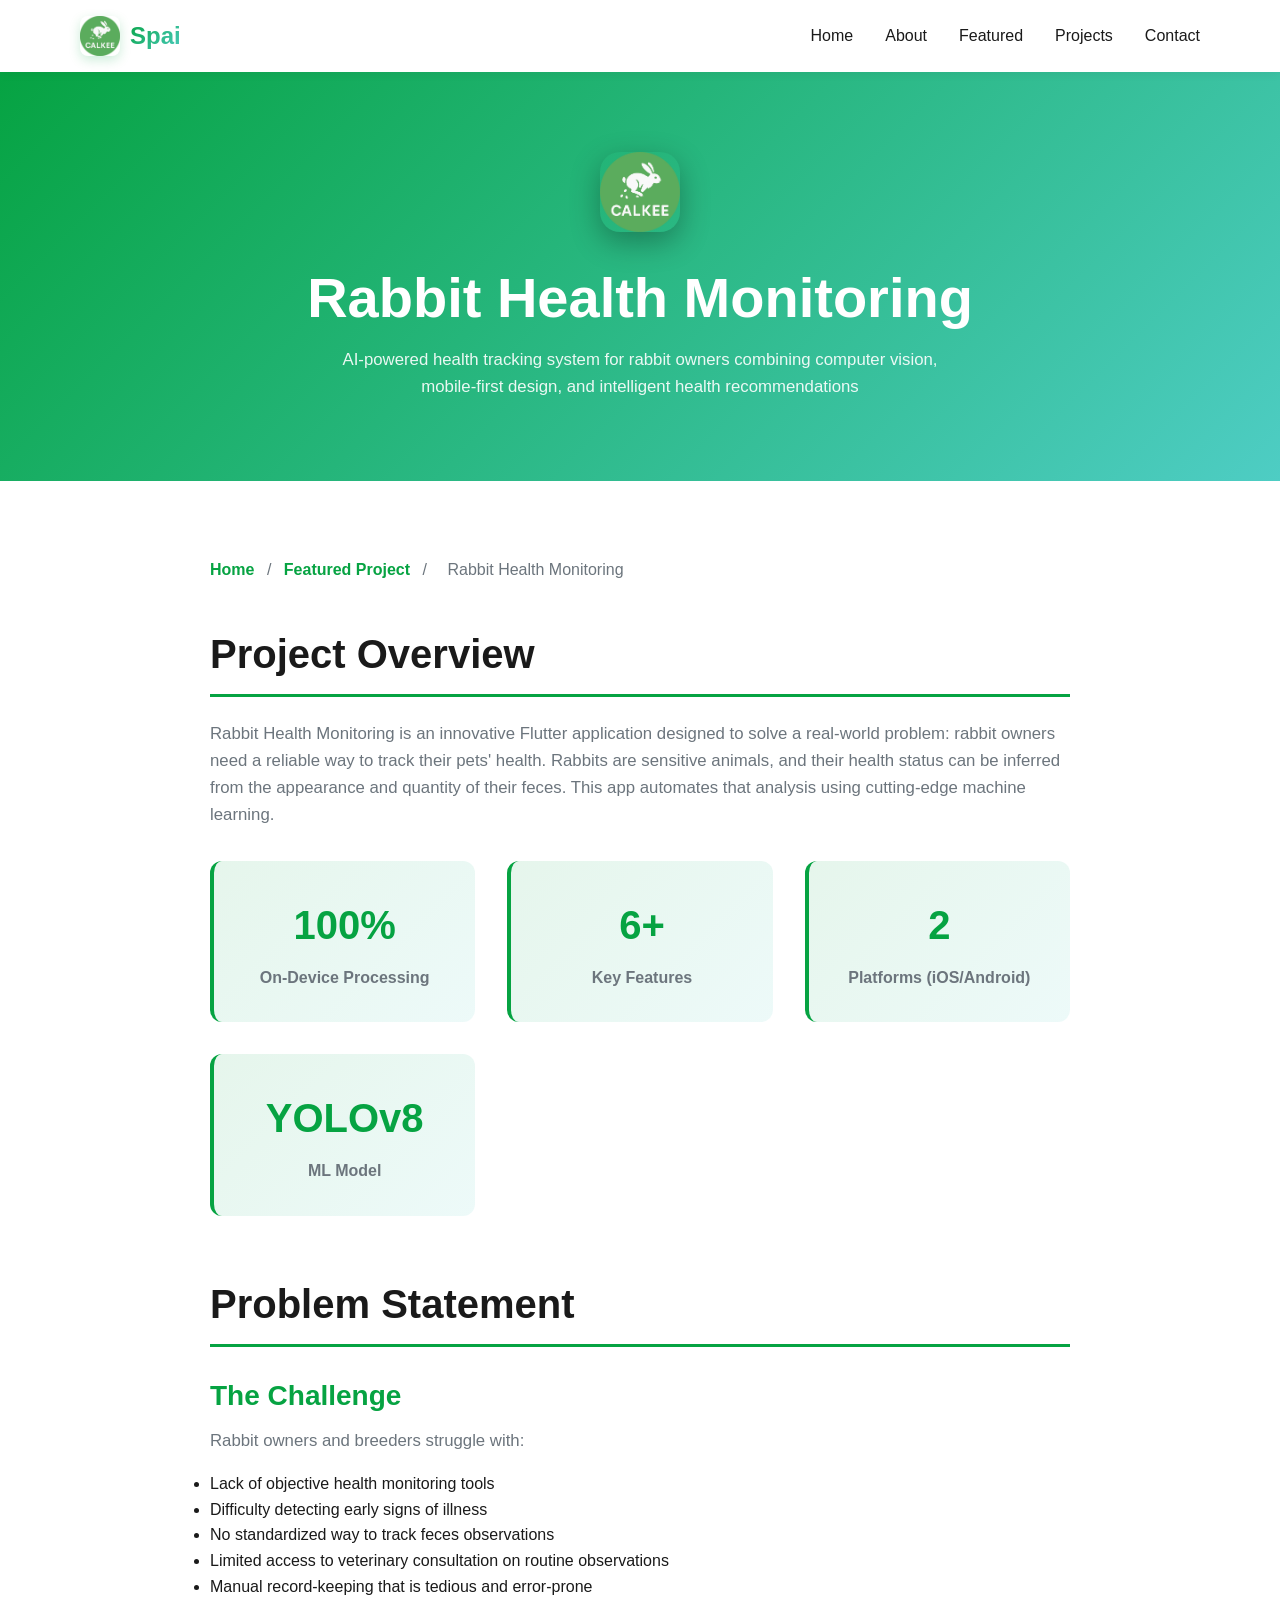
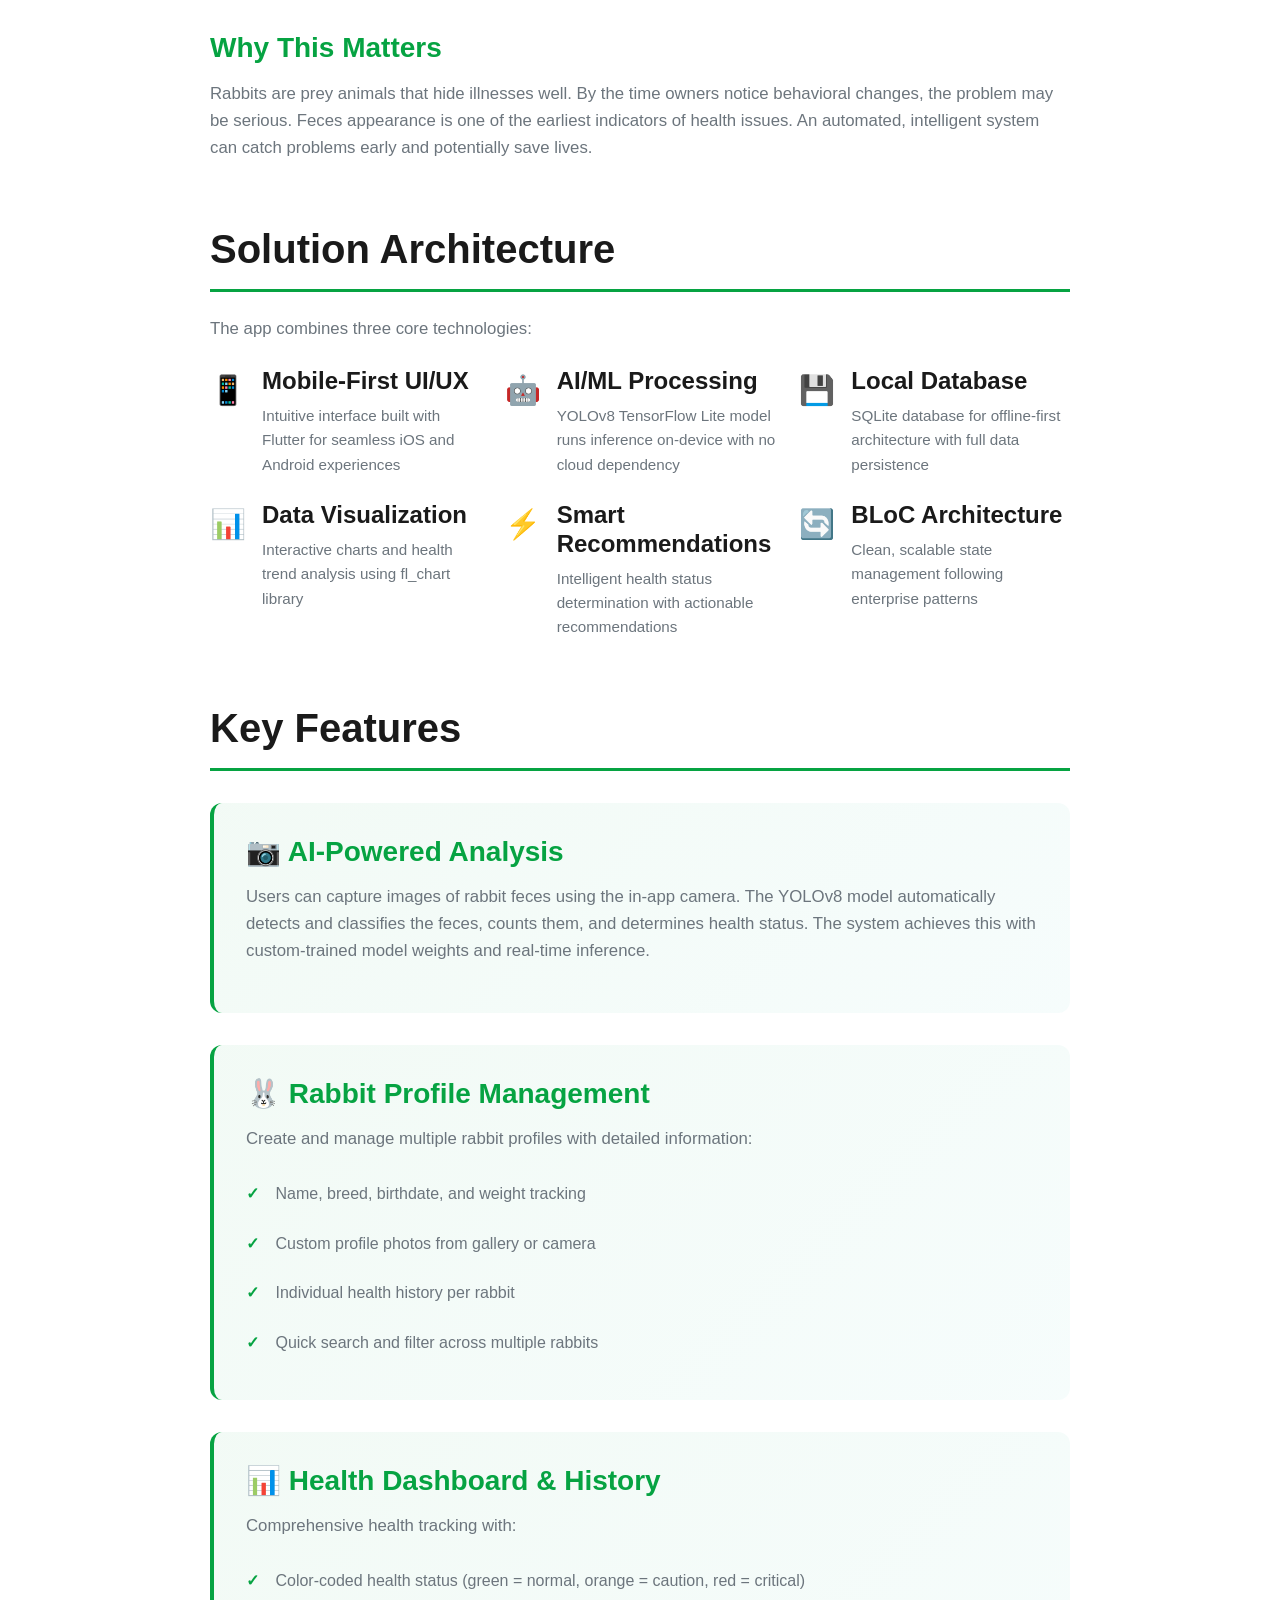
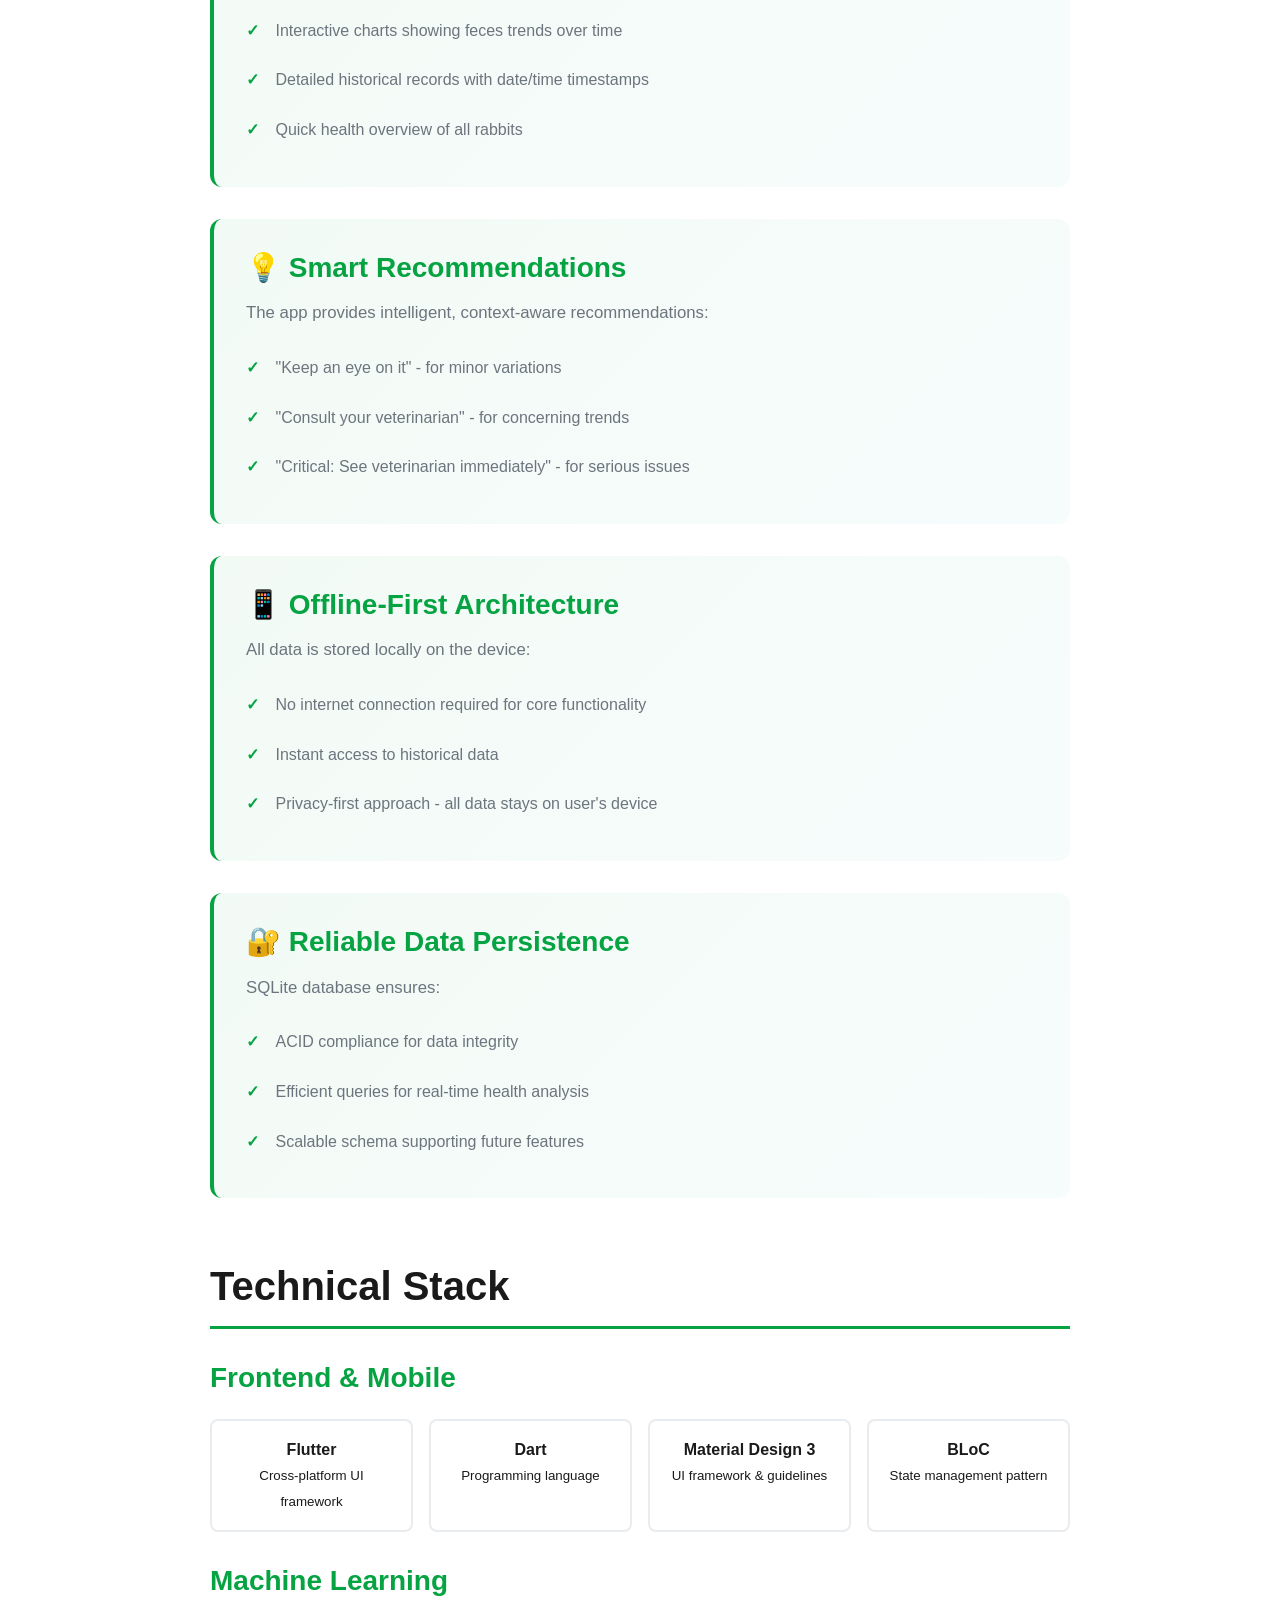
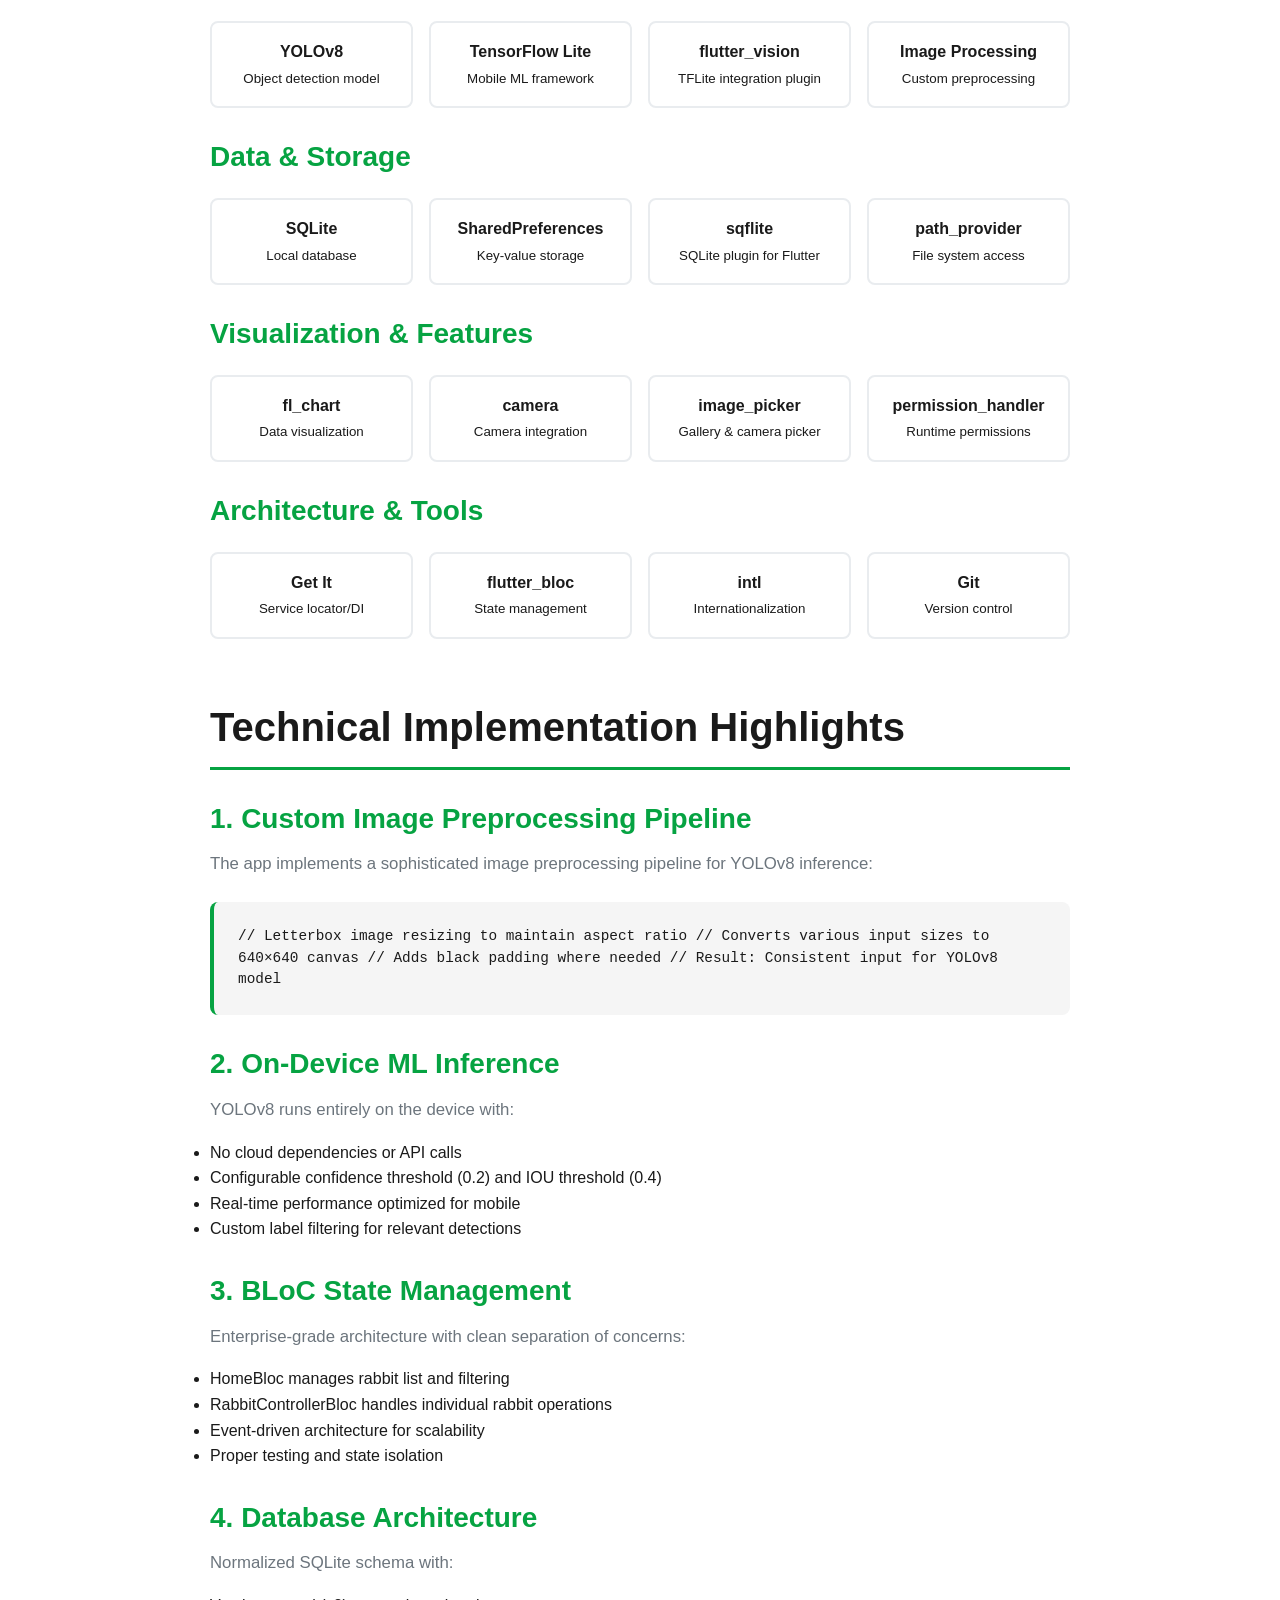
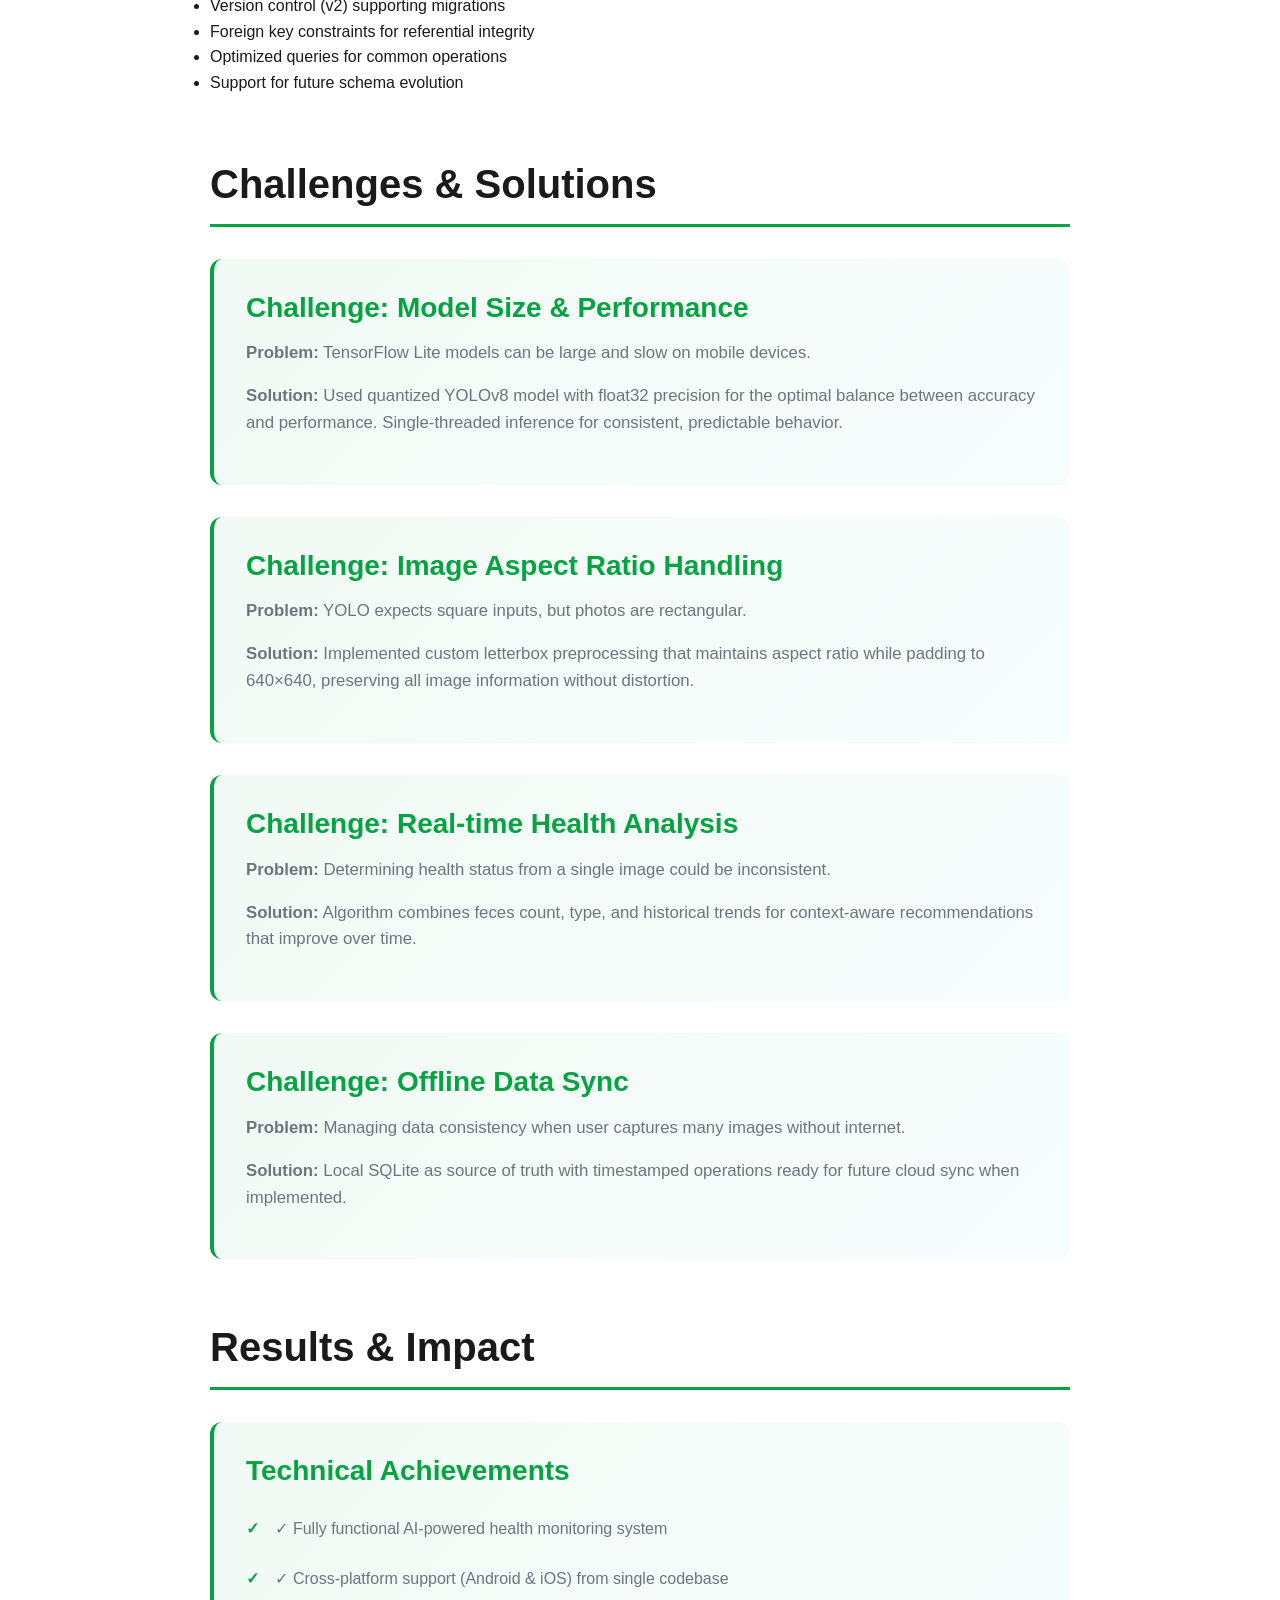
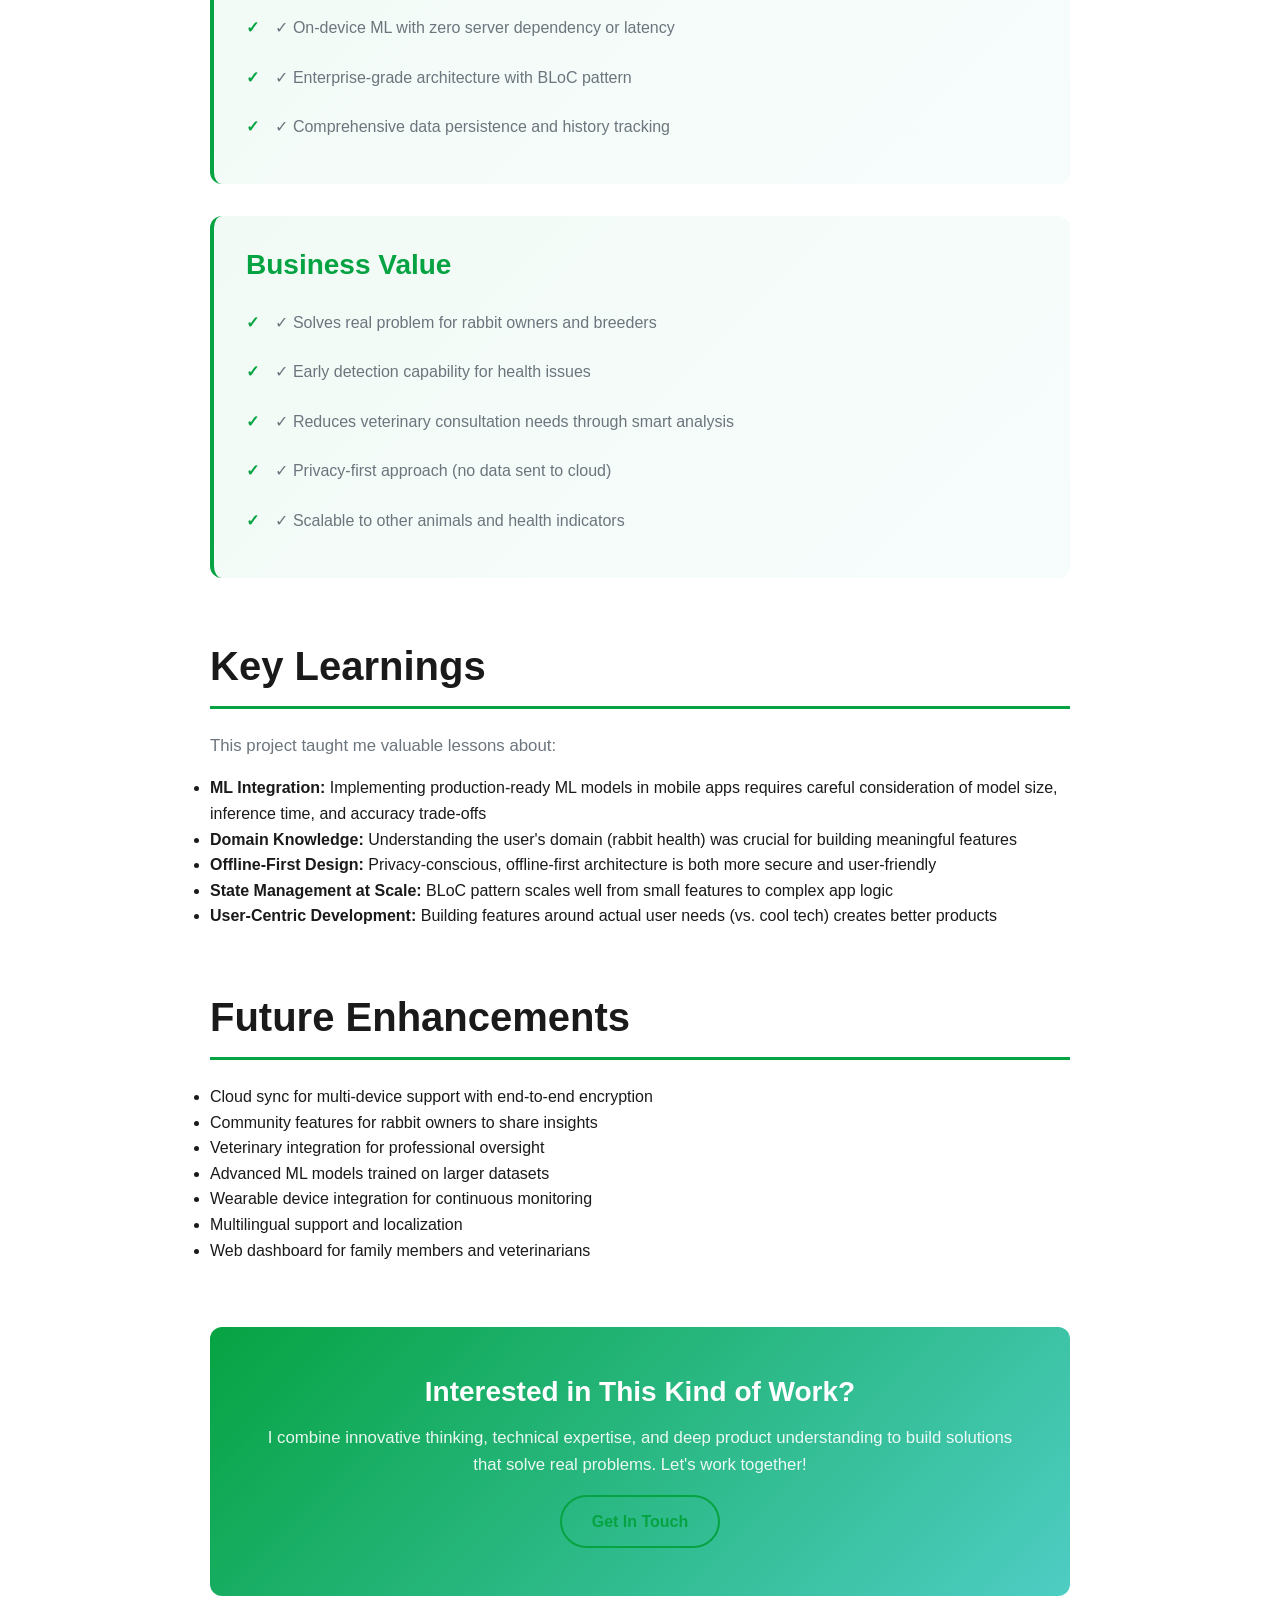
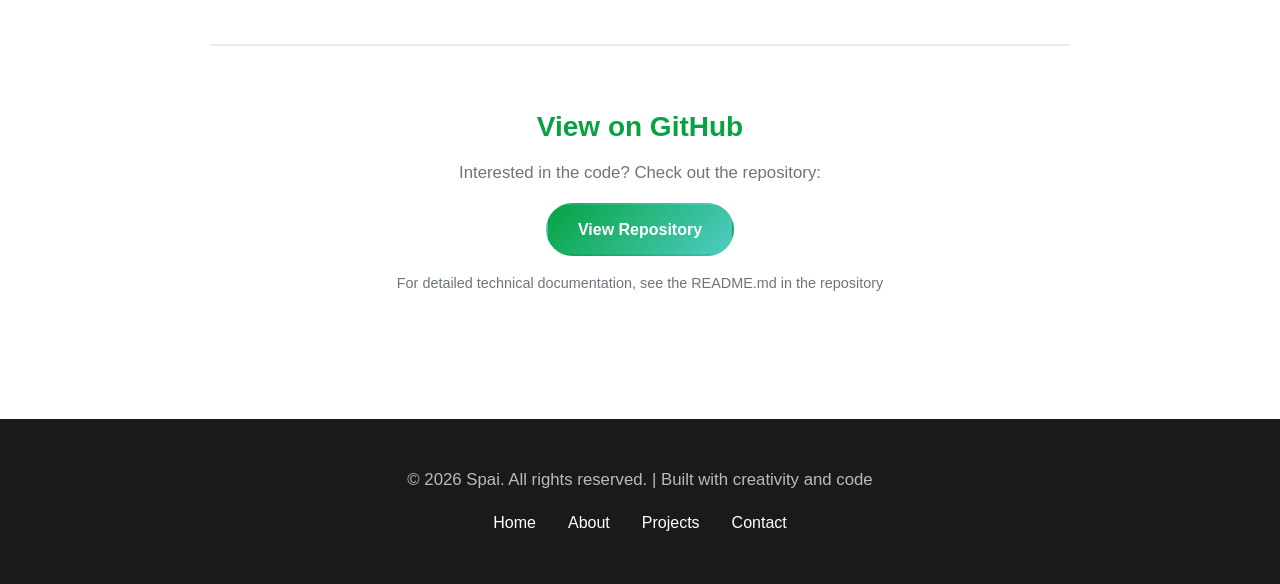
<file: projects/rabbit-app/index.html>
<!DOCTYPE html>
<html lang="en">
<head>
    <meta charset="UTF-8">
    <meta name="viewport" content="width=device-width, initial-scale=1.0">
    <meta name="description" content="Rabbit Health Monitoring - AI-powered health tracking for rabbit owners">
    <title>Rabbit Health Monitoring - Case Study | Spai Portfolio</title>
    <link rel="stylesheet" href="../../css/styles.css">
    <style>
        .case-study-header {
            background: linear-gradient(135deg, #06a342 0%, #4ecdc4 100%);
            color: white;
            padding: 80px 0;
            text-align: center;
        }

        .case-study-header h1 {
            color: white;
            margin-bottom: 1rem;
        }

        .case-study-header p {
            color: rgba(255, 255, 255, 0.9);
            max-width: 600px;
            margin: 0 auto;
        }

        .case-study-content {
            max-width: 900px;
            margin: 0 auto;
            padding: 60px 20px;
        }

        .case-study-section {
            margin-bottom: 4rem;
        }

        .case-study-section h2 {
            margin-bottom: 1.5rem;
            color: var(--dark);
            border-bottom: 3px solid var(--primary);
            padding-bottom: 1rem;
        }

        .case-study-section h3 {
            margin-top: 2rem;
            margin-bottom: 1rem;
            color: var(--primary);
        }

        .stats-grid {
            display: grid;
            grid-template-columns: repeat(auto-fit, minmax(200px, 1fr));
            gap: 2rem;
            margin: 2rem 0;
        }

        .stat-card {
            background: linear-gradient(135deg, rgba(6, 163, 66, 0.1) 0%, rgba(78, 205, 196, 0.1) 100%);
            padding: 2rem;
            border-radius: 12px;
            text-align: center;
            border-left: 4px solid var(--primary);
        }

        .stat-number {
            font-size: 2.5rem;
            font-weight: 800;
            color: var(--primary);
            margin-bottom: 0.5rem;
        }

        .stat-label {
            color: var(--gray);
            font-weight: 600;
        }

        .code-block {
            background: #f5f5f5;
            border-left: 4px solid var(--primary);
            padding: 1.5rem;
            border-radius: 8px;
            overflow-x: auto;
            margin: 1.5rem 0;
            font-family: 'Courier New', monospace;
            font-size: 0.9rem;
            line-height: 1.5;
        }

        .tech-grid {
            display: grid;
            grid-template-columns: repeat(auto-fit, minmax(150px, 1fr));
            gap: 1rem;
            margin: 1.5rem 0;
        }

        .tech-item {
            background: white;
            border: 2px solid var(--border-color);
            padding: 1rem;
            border-radius: 8px;
            text-align: center;
            transition: var(--transition);
        }

        .tech-item:hover {
            border-color: var(--primary);
            box-shadow: 0 5px 15px rgba(6, 163, 66, 0.1);
        }

        .feature-list {
            display: grid;
            grid-template-columns: repeat(auto-fit, minmax(250px, 1fr));
            gap: 1.5rem;
            margin: 1.5rem 0;
        }

        .feature-item {
            display: flex;
            gap: 1rem;
        }

        .feature-icon {
            font-size: 1.8rem;
            flex-shrink: 0;
        }

        .feature-content h4 {
            margin-top: 0;
            margin-bottom: 0.5rem;
        }

        .feature-content p {
            margin-bottom: 0;
            font-size: 0.95rem;
        }

        .benefits {
            background: linear-gradient(135deg, rgba(6, 163, 66, 0.05) 0%, rgba(78, 205, 196, 0.05) 100%);
            padding: 2rem;
            border-radius: 12px;
            margin: 2rem 0;
            border-left: 4px solid var(--primary);
        }

        .benefits h3 {
            margin-top: 0;
        }

        .benefits ul {
            list-style: none;
            margin: 0;
            padding: 0;
        }

        .benefits li {
            padding: 0.75rem 0;
            color: var(--gray);
        }

        .benefits li::before {
            content: '✓ ';
            color: var(--primary);
            font-weight: bold;
            margin-right: 0.75rem;
        }

        .case-study-cta {
            background: linear-gradient(135deg, var(--primary) 0%, var(--secondary) 100%);
            color: white;
            padding: 3rem;
            border-radius: 12px;
            text-align: center;
            margin: 3rem 0;
        }

        .case-study-cta h3 {
            color: white;
        }

        .case-study-cta p {
            color: rgba(255, 255, 255, 0.9);
        }

        .breadcrumb {
            padding: 1rem 0;
            margin-bottom: 2rem;
        }

        .breadcrumb a {
            color: var(--primary);
            text-decoration: none;
            font-weight: 600;
        }

        .breadcrumb a:hover {
            text-decoration: underline;
        }

        .breadcrumb span {
            color: var(--gray);
            margin: 0 0.5rem;
        }

        @media (max-width: 768px) {
            .case-study-header {
                padding: 60px 0;
            }

            .case-study-header h1 {
                font-size: 2rem;
            }

            .stats-grid {
                grid-template-columns: 1fr;
            }

            .feature-list {
                grid-template-columns: 1fr;
            }

            .tech-grid {
                grid-template-columns: repeat(2, 1fr);
            }
        }
    </style>
</head>
<body>
    <!-- Navigation Bar -->
    <nav class="navbar">
        <div class="container">
            <div class="nav-brand">
                <img src="../../images/app-icon.png" alt="Spai Logo" class="logo-img">
                <span class="brand-text">Spai</span>
            </div>
            <button class="nav-toggle" id="navToggle">
                <span></span>
                <span></span>
                <span></span>
            </button>
            <ul class="nav-menu" id="navMenu">
                <li><a href="../../">Home</a></li>
                <li><a href="../../#about">About</a></li>
                <li><a href="../../#featured">Featured</a></li>
                <li><a href="../../#projects">Projects</a></li>
                <li><a href="../../#contact">Contact</a></li>
            </ul>
        </div>
    </nav>

    <!-- Case Study Header -->
    <div class="case-study-header">
        <div class="container">
            <img src="../../images/app-icon.png" alt="Rabbit Health" style="width: 80px; height: 80px; border-radius: 20px; object-fit: cover; margin-bottom: 1.5rem; box-shadow: 0 10px 30px rgba(0,0,0,0.3);">
            <h1>Rabbit Health Monitoring</h1>
            <p>AI-powered health tracking system for rabbit owners combining computer vision, mobile-first design, and intelligent health recommendations</p>
        </div>
    </div>

    <!-- Case Study Content -->
    <div class="case-study-content">
        <div class="breadcrumb">
            <a href="../../">Home</a>
            <span>/</span>
            <a href="../../#featured">Featured Project</a>
            <span>/</span>
            <span>Rabbit Health Monitoring</span>
        </div>

        <!-- Overview -->
        <div class="case-study-section">
            <h2>Project Overview</h2>
            <p>
                Rabbit Health Monitoring is an innovative Flutter application designed to solve a real-world problem: 
                rabbit owners need a reliable way to track their pets' health. Rabbits are sensitive animals, and their 
                health status can be inferred from the appearance and quantity of their feces. This app automates that 
                analysis using cutting-edge machine learning.
            </p>
            
            <div class="stats-grid">
                <div class="stat-card">
                    <div class="stat-number">100%</div>
                    <div class="stat-label">On-Device Processing</div>
                </div>
                <div class="stat-card">
                    <div class="stat-number">6+</div>
                    <div class="stat-label">Key Features</div>
                </div>
                <div class="stat-card">
                    <div class="stat-number">2</div>
                    <div class="stat-label">Platforms (iOS/Android)</div>
                </div>
                <div class="stat-card">
                    <div class="stat-number">YOLOv8</div>
                    <div class="stat-label">ML Model</div>
                </div>
            </div>
        </div>

        <!-- Problem Statement -->
        <div class="case-study-section">
            <h2>Problem Statement</h2>
            <h3>The Challenge</h3>
            <p>
                Rabbit owners and breeders struggle with:
            </p>
            <ul>
                <li>Lack of objective health monitoring tools</li>
                <li>Difficulty detecting early signs of illness</li>
                <li>No standardized way to track feces observations</li>
                <li>Limited access to veterinary consultation on routine observations</li>
                <li>Manual record-keeping that is tedious and error-prone</li>
            </ul>
            
            <h3>Why This Matters</h3>
            <p>
                Rabbits are prey animals that hide illnesses well. By the time owners notice behavioral changes, 
                the problem may be serious. Feces appearance is one of the earliest indicators of health issues. 
                An automated, intelligent system can catch problems early and potentially save lives.
            </p>
        </div>

        <!-- Solution -->
        <div class="case-study-section">
            <h2>Solution Architecture</h2>
            <p>
                The app combines three core technologies:
            </p>
            
            <div class="feature-list">
                <div class="feature-item">
                    <div class="feature-icon">📱</div>
                    <div class="feature-content">
                        <h4>Mobile-First UI/UX</h4>
                        <p>Intuitive interface built with Flutter for seamless iOS and Android experiences</p>
                    </div>
                </div>
                <div class="feature-item">
                    <div class="feature-icon">🤖</div>
                    <div class="feature-content">
                        <h4>AI/ML Processing</h4>
                        <p>YOLOv8 TensorFlow Lite model runs inference on-device with no cloud dependency</p>
                    </div>
                </div>
                <div class="feature-item">
                    <div class="feature-icon">💾</div>
                    <div class="feature-content">
                        <h4>Local Database</h4>
                        <p>SQLite database for offline-first architecture with full data persistence</p>
                    </div>
                </div>
                <div class="feature-item">
                    <div class="feature-icon">📊</div>
                    <div class="feature-content">
                        <h4>Data Visualization</h4>
                        <p>Interactive charts and health trend analysis using fl_chart library</p>
                    </div>
                </div>
                <div class="feature-item">
                    <div class="feature-icon">⚡</div>
                    <div class="feature-content">
                        <h4>Smart Recommendations</h4>
                        <p>Intelligent health status determination with actionable recommendations</p>
                    </div>
                </div>
                <div class="feature-item">
                    <div class="feature-icon">🔄</div>
                    <div class="feature-content">
                        <h4>BLoC Architecture</h4>
                        <p>Clean, scalable state management following enterprise patterns</p>
                    </div>
                </div>
            </div>
        </div>

        <!-- Key Features -->
        <div class="case-study-section">
            <h2>Key Features</h2>
            
            <div class="benefits">
                <h3>📷 AI-Powered Analysis</h3>
                <p>
                    Users can capture images of rabbit feces using the in-app camera. The YOLOv8 model 
                    automatically detects and classifies the feces, counts them, and determines health status. 
                    The system achieves this with custom-trained model weights and real-time inference.
                </p>
            </div>

            <div class="benefits">
                <h3>🐰 Rabbit Profile Management</h3>
                <p>
                    Create and manage multiple rabbit profiles with detailed information:
                </p>
                <ul>
                    <li>Name, breed, birthdate, and weight tracking</li>
                    <li>Custom profile photos from gallery or camera</li>
                    <li>Individual health history per rabbit</li>
                    <li>Quick search and filter across multiple rabbits</li>
                </ul>
            </div>

            <div class="benefits">
                <h3>📊 Health Dashboard & History</h3>
                <p>
                    Comprehensive health tracking with:
                </p>
                <ul>
                    <li>Color-coded health status (green = normal, orange = caution, red = critical)</li>
                    <li>Interactive charts showing feces trends over time</li>
                    <li>Detailed historical records with date/time timestamps</li>
                    <li>Quick health overview of all rabbits</li>
                </ul>
            </div>

            <div class="benefits">
                <h3>💡 Smart Recommendations</h3>
                <p>
                    The app provides intelligent, context-aware recommendations:
                </p>
                <ul>
                    <li>"Keep an eye on it" - for minor variations</li>
                    <li>"Consult your veterinarian" - for concerning trends</li>
                    <li>"Critical: See veterinarian immediately" - for serious issues</li>
                </ul>
            </div>

            <div class="benefits">
                <h3>📱 Offline-First Architecture</h3>
                <p>
                    All data is stored locally on the device:
                </p>
                <ul>
                    <li>No internet connection required for core functionality</li>
                    <li>Instant access to historical data</li>
                    <li>Privacy-first approach - all data stays on user's device</li>
                </ul>
            </div>

            <div class="benefits">
                <h3>🔐 Reliable Data Persistence</h3>
                <p>
                    SQLite database ensures:
                </p>
                <ul>
                    <li>ACID compliance for data integrity</li>
                    <li>Efficient queries for real-time health analysis</li>
                    <li>Scalable schema supporting future features</li>
                </ul>
            </div>
        </div>

        <!-- Technical Stack -->
        <div class="case-study-section">
            <h2>Technical Stack</h2>
            
            <h3>Frontend & Mobile</h3>
            <div class="tech-grid">
                <div class="tech-item">
                    <strong>Flutter</strong><br><small>Cross-platform UI framework</small>
                </div>
                <div class="tech-item">
                    <strong>Dart</strong><br><small>Programming language</small>
                </div>
                <div class="tech-item">
                    <strong>Material Design 3</strong><br><small>UI framework & guidelines</small>
                </div>
                <div class="tech-item">
                    <strong>BLoC</strong><br><small>State management pattern</small>
                </div>
            </div>

            <h3>Machine Learning</h3>
            <div class="tech-grid">
                <div class="tech-item">
                    <strong>YOLOv8</strong><br><small>Object detection model</small>
                </div>
                <div class="tech-item">
                    <strong>TensorFlow Lite</strong><br><small>Mobile ML framework</small>
                </div>
                <div class="tech-item">
                    <strong>flutter_vision</strong><br><small>TFLite integration plugin</small>
                </div>
                <div class="tech-item">
                    <strong>Image Processing</strong><br><small>Custom preprocessing</small>
                </div>
            </div>

            <h3>Data & Storage</h3>
            <div class="tech-grid">
                <div class="tech-item">
                    <strong>SQLite</strong><br><small>Local database</small>
                </div>
                <div class="tech-item">
                    <strong>SharedPreferences</strong><br><small>Key-value storage</small>
                </div>
                <div class="tech-item">
                    <strong>sqflite</strong><br><small>SQLite plugin for Flutter</small>
                </div>
                <div class="tech-item">
                    <strong>path_provider</strong><br><small>File system access</small>
                </div>
            </div>

            <h3>Visualization & Features</h3>
            <div class="tech-grid">
                <div class="tech-item">
                    <strong>fl_chart</strong><br><small>Data visualization</small>
                </div>
                <div class="tech-item">
                    <strong>camera</strong><br><small>Camera integration</small>
                </div>
                <div class="tech-item">
                    <strong>image_picker</strong><br><small>Gallery & camera picker</small>
                </div>
                <div class="tech-item">
                    <strong>permission_handler</strong><br><small>Runtime permissions</small>
                </div>
            </div>

            <h3>Architecture & Tools</h3>
            <div class="tech-grid">
                <div class="tech-item">
                    <strong>Get It</strong><br><small>Service locator/DI</small>
                </div>
                <div class="tech-item">
                    <strong>flutter_bloc</strong><br><small>State management</small>
                </div>
                <div class="tech-item">
                    <strong>intl</strong><br><small>Internationalization</small>
                </div>
                <div class="tech-item">
                    <strong>Git</strong><br><small>Version control</small>
                </div>
            </div>
        </div>

        <!-- Implementation Highlights -->
        <div class="case-study-section">
            <h2>Technical Implementation Highlights</h2>
            
            <h3>1. Custom Image Preprocessing Pipeline</h3>
            <p>
                The app implements a sophisticated image preprocessing pipeline for YOLOv8 inference:
            </p>
            <div class="code-block">
// Letterbox image resizing to maintain aspect ratio
// Converts various input sizes to 640×640 canvas
// Adds black padding where needed
// Result: Consistent input for YOLOv8 model
            </div>

            <h3>2. On-Device ML Inference</h3>
            <p>
                YOLOv8 runs entirely on the device with:
            </p>
            <ul>
                <li>No cloud dependencies or API calls</li>
                <li>Configurable confidence threshold (0.2) and IOU threshold (0.4)</li>
                <li>Real-time performance optimized for mobile</li>
                <li>Custom label filtering for relevant detections</li>
            </ul>

            <h3>3. BLoC State Management</h3>
            <p>
                Enterprise-grade architecture with clean separation of concerns:
            </p>
            <ul>
                <li>HomeBloc manages rabbit list and filtering</li>
                <li>RabbitControllerBloc handles individual rabbit operations</li>
                <li>Event-driven architecture for scalability</li>
                <li>Proper testing and state isolation</li>
            </ul>

            <h3>4. Database Architecture</h3>
            <p>
                Normalized SQLite schema with:
            </p>
            <ul>
                <li>Version control (v2) supporting migrations</li>
                <li>Foreign key constraints for referential integrity</li>
                <li>Optimized queries for common operations</li>
                <li>Support for future schema evolution</li>
            </ul>
        </div>

        <!-- Challenges & Solutions -->
        <div class="case-study-section">
            <h2>Challenges & Solutions</h2>
            
            <div class="benefits">
                <h3>Challenge: Model Size & Performance</h3>
                <p>
                    <strong>Problem:</strong> TensorFlow Lite models can be large and slow on mobile devices.
                </p>
                <p>
                    <strong>Solution:</strong> Used quantized YOLOv8 model with float32 precision for the optimal 
                    balance between accuracy and performance. Single-threaded inference for consistent, predictable behavior.
                </p>
            </div>

            <div class="benefits">
                <h3>Challenge: Image Aspect Ratio Handling</h3>
                <p>
                    <strong>Problem:</strong> YOLO expects square inputs, but photos are rectangular.
                </p>
                <p>
                    <strong>Solution:</strong> Implemented custom letterbox preprocessing that maintains aspect ratio 
                    while padding to 640×640, preserving all image information without distortion.
                </p>
            </div>

            <div class="benefits">
                <h3>Challenge: Real-time Health Analysis</h3>
                <p>
                    <strong>Problem:</strong> Determining health status from a single image could be inconsistent.
                </p>
                <p>
                    <strong>Solution:</strong> Algorithm combines feces count, type, and historical trends for 
                    context-aware recommendations that improve over time.
                </p>
            </div>

            <div class="benefits">
                <h3>Challenge: Offline Data Sync</h3>
                <p>
                    <strong>Problem:</strong> Managing data consistency when user captures many images without internet.
                </p>
                <p>
                    <strong>Solution:</strong> Local SQLite as source of truth with timestamped operations ready for 
                    future cloud sync when implemented.
                </p>
            </div>
        </div>

        <!-- Results & Impact -->
        <div class="case-study-section">
            <h2>Results & Impact</h2>
            
            <div class="benefits">
                <h3>Technical Achievements</h3>
                <ul>
                    <li>✓ Fully functional AI-powered health monitoring system</li>
                    <li>✓ Cross-platform support (Android & iOS) from single codebase</li>
                    <li>✓ On-device ML with zero server dependency or latency</li>
                    <li>✓ Enterprise-grade architecture with BLoC pattern</li>
                    <li>✓ Comprehensive data persistence and history tracking</li>
                </ul>
            </div>

            <div class="benefits">
                <h3>Business Value</h3>
                <ul>
                    <li>✓ Solves real problem for rabbit owners and breeders</li>
                    <li>✓ Early detection capability for health issues</li>
                    <li>✓ Reduces veterinary consultation needs through smart analysis</li>
                    <li>✓ Privacy-first approach (no data sent to cloud)</li>
                    <li>✓ Scalable to other animals and health indicators</li>
                </ul>
            </div>
        </div>

        <!-- Lessons Learned -->
        <div class="case-study-section">
            <h2>Key Learnings</h2>
            <p>
                This project taught me valuable lessons about:
            </p>
            <ul>
                <li><strong>ML Integration:</strong> Implementing production-ready ML models in mobile apps requires careful consideration of model size, inference time, and accuracy trade-offs</li>
                <li><strong>Domain Knowledge:</strong> Understanding the user's domain (rabbit health) was crucial for building meaningful features</li>
                <li><strong>Offline-First Design:</strong> Privacy-conscious, offline-first architecture is both more secure and user-friendly</li>
                <li><strong>State Management at Scale:</strong> BLoC pattern scales well from small features to complex app logic</li>
                <li><strong>User-Centric Development:</strong> Building features around actual user needs (vs. cool tech) creates better products</li>
            </ul>
        </div>

        <!-- Future Enhancements -->
        <div class="case-study-section">
            <h2>Future Enhancements</h2>
            <ul>
                <li>Cloud sync for multi-device support with end-to-end encryption</li>
                <li>Community features for rabbit owners to share insights</li>
                <li>Veterinary integration for professional oversight</li>
                <li>Advanced ML models trained on larger datasets</li>
                <li>Wearable device integration for continuous monitoring</li>
                <li>Multilingual support and localization</li>
                <li>Web dashboard for family members and veterinarians</li>
            </ul>
        </div>

        <!-- Call to Action -->
        <div class="case-study-cta">
            <h3>Interested in This Kind of Work?</h3>
            <p>
                I combine innovative thinking, technical expertise, and deep product understanding to build 
                solutions that solve real problems. Let's work together!
            </p>
            <a href="../../#contact" class="btn btn-secondary">Get In Touch</a>
        </div>

        <!-- Repository Link -->
        <div class="case-study-section" style="text-align: center; border-top: 2px solid var(--border-color); padding-top: 2rem; margin-top: 3rem;">
            <h3>View on GitHub</h3>
            <p>
                Interested in the code? Check out the repository:
            </p>
            <a href="https://github.com/yourusername/rabbit_poop1_beforetranslate" target="_blank" class="btn btn-primary">
                View Repository
            </a>
            <p style="margin-top: 1rem; font-size: 0.9rem; color: var(--gray);">
                For detailed technical documentation, see the README.md in the repository
            </p>
        </div>
    </div>

    <!-- Footer -->
    <footer class="footer">
        <div class="container">
            <p>&copy; 2026 Spai. All rights reserved. | Built with creativity and code</p>
            <div class="footer-links">
                <a href="../../">Home</a>
                <a href="../../#about">About</a>
                <a href="../../#projects">Projects</a>
                <a href="../../#contact">Contact</a>
            </div>
        </div>
    </footer>

    <script src="../../js/script.js"></script>
</body>
</html>
</file>
<file: css/styles.css>
/* ===========================
   Global Styles & Reset
   =========================== */

* {
    margin: 0;
    padding: 0;
    box-sizing: border-box;
}

:root {
    --primary: #06a342;
    --primary-dark: #058e38;
    --secondary: #4ecdc4;
    --accent: #ff6b6b;
    --dark: #1a1a1a;
    --light: #f8f9fa;
    --gray: #6c757d;
    --border-color: #e9ecef;
    --shadow: 0 10px 30px rgba(0, 0, 0, 0.1);
    --shadow-lg: 0 20px 60px rgba(0, 0, 0, 0.15);
    --transition: all 0.3s ease;
}

html {
    scroll-behavior: smooth;
}

body {
    font-family: 'Segoe UI', Tahoma, Geneva, Verdana, sans-serif;
    color: var(--dark);
    background: #ffffff;
    line-height: 1.6;
    overflow-x: hidden;
}

.container {
    max-width: 1200px;
    margin: 0 auto;
    padding: 0 40px;
}

/* ===========================
   Typography
   =========================== */

h1, h2, h3, h4, h5, h6 {
    font-weight: 700;
    line-height: 1.2;
    margin-bottom: 1rem;
}

h1 { font-size: 3.5rem; }
h2 { font-size: 2.5rem; }
h3 { font-size: 1.75rem; }
h4 { font-size: 1.5rem; }

p {
    margin-bottom: 1rem;
    color: var(--gray);
    font-size: 1.05rem;
}

.gradient-text {
    background: linear-gradient(135deg, var(--primary) 0%, var(--secondary) 100%);
    -webkit-background-clip: text;
    -webkit-text-fill-color: transparent;
    background-clip: text;
}

/* ===========================
   Buttons
   =========================== */

.btn {
    display: inline-block;
    padding: 12px 30px;
    border-radius: 50px;
    font-weight: 600;
    text-decoration: none;
    border: 2px solid transparent;
    cursor: pointer;
    transition: var(--transition);
    font-size: 1rem;
    text-align: center;
    white-space: nowrap;
    vertical-align: middle;
}

.btn-primary {
    background: linear-gradient(135deg, var(--primary) 0%, var(--secondary) 100%);
    color: white;
}

.btn-primary:hover {
    transform: translateY(-2px);
    box-shadow: 0 10px 25px rgba(6, 163, 66, 0.3);
}

.btn-secondary {
    background: transparent;
    color: var(--primary);
    border-color: var(--primary);
}

.btn-secondary:hover {
    background: var(--primary);
    color: white;
    transform: translateY(-2px);
}

.btn-lg {
    padding: 15px 40px;
    font-size: 1.1rem;
}

/* ===========================
   Navigation Bar
   =========================== */

.navbar {
    background: rgba(255, 255, 255, 0.95);
    backdrop-filter: blur(10px);
    padding: 1rem 0;
    position: sticky;
    top: 0;
    z-index: 1000;
    box-shadow: 0 2px 10px rgba(0, 0, 0, 0.05);
}

.navbar .container {
    display: flex;
    justify-content: space-between;
    align-items: center;
}

.nav-brand {
    display: flex;
    align-items: center;
    gap: 10px;
    text-decoration: none;
    font-weight: 700;
}

.logo {
    width: 40px;
    height: 40px;
    background: linear-gradient(135deg, var(--primary) 0%, var(--secondary) 100%);
    color: white;
    border-radius: 50%;
    display: flex;
    align-items: center;
    justify-content: center;
    font-size: 1.5rem;
    font-weight: 800;
    text-decoration: none;
}

.logo-img {
    width: 40px;
    height: 40px;
    border-radius: 8px;
    object-fit: cover;
    box-shadow: 0 4px 12px rgba(6, 163, 66, 0.2);
}

.brand-text {
    font-size: 1.5rem;
    font-weight: 800;
    background: linear-gradient(135deg, var(--primary) 0%, var(--secondary) 100%);
    -webkit-background-clip: text;
    -webkit-text-fill-color: transparent;
    background-clip: text;
}

.nav-menu {
    display: flex;
    list-style: none;
    gap: 2rem;
}

.nav-menu a {
    color: var(--dark);
    text-decoration: none;
    font-weight: 500;
    position: relative;
    transition: var(--transition);
}

.nav-menu a::after {
    content: '';
    position: absolute;
    bottom: -5px;
    left: 0;
    width: 0;
    height: 2px;
    background: linear-gradient(135deg, var(--primary) 0%, var(--secondary) 100%);
    transition: width 0.3s ease;
}

.nav-menu a:hover::after {
    width: 100%;
}

.nav-toggle {
    display: none;
    flex-direction: column;
    gap: 5px;
    background: none;
    border: none;
    cursor: pointer;
}

.nav-toggle span {
    width: 25px;
    height: 3px;
    background: var(--dark);
    border-radius: 2px;
    transition: var(--transition);
}

.nav-toggle.active span:nth-child(1) {
    transform: rotate(45deg) translate(10px, 10px);
}

.nav-toggle.active span:nth-child(2) {
    opacity: 0;
}

.nav-toggle.active span:nth-child(3) {
    transform: rotate(-45deg) translate(7px, -7px);
}

/* ===========================
   Hero Section
   =========================== */

.hero {
    background: rgba(255, 255, 255, 0.5);
    padding: 100px 0;
    position: relative;
    overflow: hidden;
}

.hero-content {
    display: grid;
    grid-template-columns: 1fr 1fr;
    gap: 4rem;
    align-items: center;
    justify-items: center;
}

.hero-text {
    justify-self: end;
    max-width: 520px;
    width: 100%;
}

.hero-text h1 {
    font-size: 4rem;
    margin-bottom: 1rem;
    line-height: 1.1;
}

.hero-subtitle {
    font-size: 1.5rem;
    color: var(--primary);
    font-weight: 600;
    margin-bottom: 1rem;
}

.hero-description {
    font-size: 1.1rem;
    color: var(--gray);
    margin-bottom: 2rem;
    max-width: 500px;
}

.hero-cta {
    display: flex;
    gap: 1rem;
    flex-wrap: wrap;
}

.hero-visual {
    position: relative;
    height: 500px;
}

.gradient-blob {
    position: absolute;
    border-radius: 40% 60% 70% 30% / 40% 50% 60% 50%;
    opacity: 0.7;
    animation: blobAnimation 8s infinite;
}

.blob-1 {
    width: 300px;
    height: 300px;
    background: linear-gradient(135deg, rgba(6, 163, 66, 0.3) 0%, rgba(78, 205, 196, 0.1) 100%);
    top: 20px;
    right: 50px;
    animation-delay: 0s;
}

.blob-2 {
    width: 250px;
    height: 250px;
    background: linear-gradient(135deg, rgba(78, 205, 196, 0.2) 0%, rgba(6, 163, 66, 0.2) 100%);
    bottom: 50px;
    right: 100px;
    animation-delay: 2s;
}

.blob-3 {
    width: 200px;
    height: 200px;
    background: linear-gradient(135deg, rgba(255, 107, 107, 0.1) 0%, rgba(6, 163, 66, 0.1) 100%);
    top: 100px;
    left: 50px;
    animation-delay: 4s;
}

@keyframes blobAnimation {
    0%, 100% {
        border-radius: 40% 60% 70% 30% / 40% 50% 60% 50%;
        transform: translate(0, 0) scale(1);
    }
    25% {
        border-radius: 70% 30% 66% 34% / 66% 29% 71% 30%;
        transform: translate(30px, -50px) scale(0.9);
    }
    50% {
        border-radius: 100% 60% 52% 37% / 57% 73% 37% 43%;
        transform: translate(-20px, 50px) scale(1.1);
    }
    75% {
        border-radius: 74% 26% 46% 54% / 50% 50% 50% 50%;
        transform: translate(50px, 20px) scale(0.95);
    }
}

.avatar {
    width: 250px;
    height: 250px;
    margin: 0 auto;
    background: linear-gradient(135deg, var(--primary) 0%, var(--secondary) 100%);
    border-radius: 50%;
    display: flex;
    align-items: center;
    justify-content: center;
    font-size: 120px;
    box-shadow: var(--shadow-lg);
    position: relative;
    z-index: 10;
    overflow: hidden;
    border: 5px solid white;
}

.avatar img {
    width: 100%;
    height: 100%;
    object-fit: cover;
    border-radius: 50%;
}

.avatar::before {
    content: '';
}

/* ===========================
   Section Title
   =========================== */

.section-title {
    text-align: center;
    font-size: 2.5rem;
    margin-bottom: 1rem;
    color: var(--dark);
}

.section-title::after {
    content: '';
    display: block;
    width: 60px;
    height: 4px;
    background: linear-gradient(135deg, var(--primary) 0%, var(--secondary) 100%);
    margin: 1rem auto;
    border-radius: 2px;
}

.section-subtitle {
    text-align: center;
    font-size: 1.1rem;
    color: var(--gray);
    margin-bottom: 3rem;
}

/* ===========================
   About Section
   =========================== */

.about {
    padding: 100px 0;
    background: linear-gradient(180deg, #f8f9fa 0%, #ffffff 100%);
}

.about-content {
    display: grid;
    grid-template-columns: 1fr 1fr;
    gap: 4rem;
    align-items: start;
}

.about-text p {
    margin-bottom: 1.5rem;
    line-height: 1.8;
    font-size: 1.05rem;
}

.about-quote {
    font-size: 1.25rem !important;
    font-weight: 700;
    font-style: italic;
    color: transparent;
    background: linear-gradient(135deg, var(--primary), var(--secondary));
    -webkit-background-clip: text;
    background-clip: text;
    border-left: 4px solid var(--primary);
    padding-left: 1.25rem;
    margin-bottom: 2rem !important;
    line-height: 1.6 !important;
}

.about-highlights {
    display: grid;
    grid-template-columns: 1fr 1fr;
    gap: 1.5rem;
}

.highlight-card {
    background: white;
    padding: 2rem;
    border-radius: 12px;
    box-shadow: 0 5px 15px rgba(0, 0, 0, 0.08);
    transition: var(--transition);
    border-top: 3px solid var(--primary);
}

.highlight-card:hover {
    transform: translateY(-5px);
    box-shadow: var(--shadow);
}

.highlight-icon {
    font-size: 2.5rem;
    margin-bottom: 1rem;
}

.highlight-card h3 {
    margin-bottom: 0.5rem;
    color: var(--dark);
}

.highlight-card p {
    margin-bottom: 0;
    font-size: 0.95rem;
}

/* ===========================
   Featured Project Section
   =========================== */

.featured {
    padding: 100px 0;
}

.featured-project {
    display: grid;
    grid-template-columns: 1fr 1fr;
    gap: 4rem;
    align-items: center;
}

.project-image {
    display: flex;
    justify-content: center;
    align-items: center;
}

.project-image-placeholder {
    width: 100%;
    max-width: 400px;
}

.iphone-frame {
    background: #000;
    border-radius: 40px;
    padding: 12px;
    box-shadow: 0 20px 60px rgba(0, 0, 0, 0.3);
    position: relative;
}

.iphone-frame::before {
    content: '';
    position: absolute;
    top: 0;
    left: 50%;
    transform: translateX(-50%);
    width: 150px;
    height: 25px;
    background: #000;
    border-radius: 0 0 30px 30px;
    z-index: 10;
}

.iphone-notch {
    position: absolute;
    top: 0;
    left: 50%;
    transform: translateX(-50%);
    width: 150px;
    height: 25px;
    background: #000;
    border-radius: 0 0 20px 20px;
    z-index: 5;
}

.iphone-screen {
    background: #f0f0f0;
    border-radius: 32px;
    overflow: hidden;
    aspect-ratio: 9 / 19.5;
    display: flex;
    align-items: center;
    justify-content: center;
}

.iphone-screen img {
    width: 100%;
    height: 100%;
    object-fit: cover;
}

/* App Screen Mockup Styles */
.app-screen-mockup {
    background: linear-gradient(135deg, #06a342 0%, #4ecdc4 100%) !important;
    display: flex !important;
    flex-direction: column;
    padding: 40px 20px 20px;
    color: white;
}

.app-header {
    font-size: 14px;
    font-weight: 600;
    text-align: center;
    opacity: 0.9;
    margin-bottom: 20px;
}

.app-content {
    display: flex;
    flex-direction: column;
    align-items: center;
    text-align: center;
    flex: 1;
    justify-content: center;
}

.screen-icon {
    width: 60px !important;
    height: 60px !important;
    border-radius: 16px;
    object-fit: cover !important;
    margin-bottom: 15px;
    box-shadow: 0 8px 20px rgba(0, 0, 0, 0.2);
}

.app-content h2 {
    color: white;
    font-size: 28px;
    margin: 0;
    font-weight: 800;
}

.app-content p {
    color: rgba(255, 255, 255, 0.9);
    font-size: 13px;
    margin: 8px 0 20px;
}

.app-features-list {
    display: grid;
    grid-template-columns: 1fr 1fr;
    gap: 8px;
    width: 100%;
}

.feature-badge {
    background: rgba(255, 255, 255, 0.15);
    backdrop-filter: blur(10px);
    color: white;
    padding: 10px 12px;
    border-radius: 10px;
    font-size: 12px;
    font-weight: 600;
    border: 1px solid rgba(255, 255, 255, 0.2);
}

.project-badge {
    display: inline-block;
    background: linear-gradient(135deg, var(--primary) 0%, var(--secondary) 100%);
    color: white;
    padding: 8px 16px;
    border-radius: 20px;
    font-size: 0.85rem;
    font-weight: 600;
    margin-bottom: 1rem;
}

.project-title {
    font-size: 2.5rem;
    margin-bottom: 0.5rem;
}

.project-tagline {
    font-size: 1.3rem;
    color: var(--secondary);
    font-weight: 600;
    margin-bottom: 1.5rem;
}

.project-description {
    line-height: 1.8;
    margin-bottom: 2rem;
    font-size: 1.05rem;
}

.project-features {
    margin-bottom: 2rem;
}

.project-features h4 {
    margin-bottom: 1rem;
    color: var(--dark);
}

.project-features ul {
    list-style: none;
}

.project-features li {
    padding: 0.5rem 0;
    color: var(--gray);
}

.project-features li::before {
    content: '✓ ';
    color: var(--primary);
    font-weight: bold;
    margin-right: 0.5rem;
}

.project-tech {
    display: flex;
    flex-wrap: wrap;
    gap: 0.75rem;
    margin-bottom: 2rem;
}

.tech-tag {
    background: linear-gradient(135deg, rgba(6, 163, 66, 0.1) 0%, rgba(78, 205, 196, 0.1) 100%);
    color: var(--primary);
    padding: 8px 16px;
    border-radius: 20px;
    font-size: 0.9rem;
    font-weight: 600;
    border: 1px solid rgb(6, 163, 66, 0.2);
}

.project-links {
    display: flex;
    gap: 1rem;
}

/* ===========================
   Projects Section
   =========================== */

.projects {
    padding: 100px 0;
    background: linear-gradient(180deg, #ffffff 0%, #f8f9fa 100%);
}

.projects-grid {
    display: grid;
    grid-template-columns: repeat(auto-fit, minmax(350px, 1fr));
    gap: 2rem;
}

.project-card {
    background: white;
    border-radius: 12px;
    overflow: hidden;
    box-shadow: 0 5px 15px rgba(0, 0, 0, 0.08);
    transition: var(--transition);
    border-top: 4px solid var(--primary);
}

.project-card:hover {
    transform: translateY(-10px);
    box-shadow: var(--shadow);
}

.project-card-image {
    width: 100%;
    height: 200px;
    overflow: hidden;
    background: linear-gradient(135deg, var(--primary) 0%, var(--secondary) 100%);
}

.project-card-content {
    padding: 2rem;
}

.project-card h3 {
    margin-bottom: 0.5rem;
    color: var(--dark);
}

.project-card p {
    font-size: 0.95rem;
    color: var(--gray);
    margin-bottom: 1.5rem;
}

.project-card-tech {
    display: flex;
    flex-wrap: wrap;
    gap: 0.5rem;
    margin-bottom: 1.5rem;
}

.project-card-tech span {
    background: rgba(6, 163, 66, 0.1);
    color: var(--primary);
    padding: 4px 12px;
    border-radius: 15px;
    font-size: 0.8rem;
    font-weight: 600;
}

.project-card-link {
    color: var(--primary);
    text-decoration: none;
    font-weight: 600;
    display: inline-block;
    transition: var(--transition);
}

.project-card-link:hover {
    color: var(--secondary);
    transform: translateX(5px);
}

/* Video Container Styles */
.videos-grid {
    display: grid;
    grid-template-columns: repeat(auto-fit, minmax(350px, 1fr));
    gap: 3rem;
    max-width: 1200px;
    margin: 0 auto;
}

.video-container {
    display: flex;
    flex-direction: column;
    gap: 1rem;
}

.video-title {
    font-size: 1.5rem;
    color: var(--dark);
    margin-bottom: 0.5rem;
    padding-left: 0.5rem;
    border-left: 4px solid var(--primary);
}

.video-wrapper {
    position: relative;
    padding-bottom: 56.25%; /* 16:9 aspect ratio */
    height: 0;
    overflow: hidden;
    border-radius: 20px;
    box-shadow: 0 20px 60px rgba(0, 0, 0, 0.15);
}

.video-wrapper iframe {
    position: absolute;
    top: 0;
    left: 0;
    width: 100%;
    height: 100%;
    border: none;
    border-radius: 20px;
}

.video-wrapper-fb {
    display: flex;
    justify-content: center;
    align-items: center;
    min-height: 476px;
    border-radius: 20px;
    overflow: hidden;
    box-shadow: 0 20px 60px rgba(0, 0, 0, 0.15);
}

.video-wrapper-fb iframe {
    border-radius: 20px;
    max-width: 100%;
    height: auto;
}

.facebook-reel-section {
    margin-top: 3rem;
    display: flex;
    justify-content: center;
}

.video-wrapper-916 {
    width: 315px;
    height: 560px;
    border-radius: 20px;
    overflow: hidden;
    box-shadow: 0 12px 40px rgba(0, 0, 0, 0.25), 0 4px 16px rgba(0, 0, 0, 0.15);
    border: 3px solid rgba(24, 119, 242, 0.2);
    background: #000;
}

.video-wrapper-916 iframe {
    width: 100%;
    height: 100%;
    border: none;
    border-radius: 18px;
    display: block;
}

.fb-reel-card {
    display: flex;
    align-items: center;
    gap: 1.5rem;
    background: white;
    border: 2px solid rgba(24, 119, 242, 0.15);
    border-radius: 20px;
    padding: 1.5rem 2rem;
    text-decoration: none;
    max-width: 500px;
    width: 100%;
    box-shadow: 0 8px 30px rgba(0, 0, 0, 0.08);
    transition: var(--transition);
}

.fb-reel-card:hover {
    transform: translateY(-4px);
    box-shadow: 0 16px 45px rgba(24, 119, 242, 0.15);
    border-color: rgba(24, 119, 242, 0.4);
}

.fb-reel-thumb {
    flex-shrink: 0;
    width: 80px;
    height: 80px;
    border-radius: 50%;
    background: linear-gradient(135deg, #1877F2, #42A5F5);
    display: flex;
    align-items: center;
    justify-content: center;
}

.fb-play-icon {
    color: white;
    font-size: 28px;
    margin-left: 4px;
}

.fb-reel-info {
    display: flex;
    flex-direction: column;
    gap: 0.4rem;
}

.fb-reel-logo {
    display: flex;
    align-items: center;
    gap: 0.5rem;
    font-weight: 700;
    font-size: 1.1rem;
    color: #1877F2;
}

.fb-reel-label {
    color: var(--gray);
    font-size: 0.95rem;
}

/* ===========================
   Awards Section
   =========================== */

.awards {
    padding: 100px 0;
    background: linear-gradient(135deg, #f8f9fa 0%, #ffffff 50%, #f0f8f4 100%);
}

.awards-content {
    display: flex;
    flex-direction: column;
    gap: 2rem;
    margin-top: 3rem;
}

.award-card {
    background: white;
    border-radius: 20px;
    padding: 2.5rem;
    box-shadow: 0 10px 40px rgba(0, 0, 0, 0.08);
    transition: var(--transition);
    position: relative;
    overflow: hidden;
}

.award-card::before {
    content: '';
    position: absolute;
    top: 0;
    left: 0;
    right: 0;
    height: 5px;
    background: linear-gradient(90deg, var(--primary) 0%, var(--secondary) 100%);
}

.award-card:hover {
    transform: translateY(-5px);
    box-shadow: 0 15px 50px rgba(6, 163, 66, 0.15);
}

.featured-award {
    border: 2px solid rgba(6, 163, 66, 0.1);
}

.award-badge {
    display: inline-flex;
    align-items: center;
    gap: 0.5rem;
    background: linear-gradient(135deg, var(--primary) 0%, var(--secondary) 100%);
    color: white;
    padding: 8px 20px;
    border-radius: 50px;
    font-weight: 600;
    font-size: 0.9rem;
    margin-bottom: 2rem;
    box-shadow: 0 5px 15px rgba(6, 163, 66, 0.3);
}

.badge-icon {
    font-size: 1.2rem;
}

.award-images {
    display: grid;
    grid-template-columns: repeat(auto-fit, minmax(280px, 1fr));
    gap: 1.5rem;
    margin-bottom: 2rem;
}

.award-image-item {
    border-radius: 15px;
    overflow: hidden;
    box-shadow: 0 8px 25px rgba(0, 0, 0, 0.1);
    transition: var(--transition);
    aspect-ratio: 16/10;
    background: linear-gradient(135deg, #f8f9fa 0%, #e9ecef 100%);
}

.award-image-item:hover {
    transform: scale(1.02);
    box-shadow: 0 12px 35px rgba(6, 163, 66, 0.2);
}

.award-image-item img {
    width: 100%;
    height: 100%;
    object-fit: cover;
    display: block;
}

.award-details {
    padding-top: 1rem;
}

.award-title {
    font-size: 2rem;
    color: var(--dark);
    margin-bottom: 0.5rem;
    background: linear-gradient(135deg, var(--primary) 0%, var(--secondary) 100%);
    -webkit-background-clip: text;
    -webkit-text-fill-color: transparent;
    background-clip: text;
}

.award-level {
    font-size: 1.1rem;
    color: var(--primary);
    font-weight: 600;
    margin-bottom: 1rem;
}

.award-description {
    color: var(--gray);
    font-size: 1.05rem;
    line-height: 1.8;
    margin-bottom: 1.5rem;
}

.award-year {
    display: inline-flex;
    align-items: center;
    gap: 0.5rem;
    background: rgba(6, 163, 66, 0.1);
    padding: 8px 16px;
    border-radius: 25px;
    color: var(--primary);
    font-weight: 600;
    font-size: 0.95rem;
}

.year-icon {
    font-size: 1.1rem;
}

/* ===========================
   Skills Section
   =========================== */

.skills {
    padding: 100px 0;
}

.skills-content {
    display: grid;
    grid-template-columns: repeat(auto-fit, minmax(300px, 1fr));
    gap: 3rem;
}

.skills-category h3 {
    margin-bottom: 1.5rem;
    color: var(--dark);
    font-size: 1.4rem;
}

.skills-grid {
    display: grid;
    grid-template-columns: 1fr 1fr;
    gap: 1rem;
}

.skill-item {
    display: flex;
    flex-direction: column;
    align-items: center;
    justify-content: center;
    text-align: center;
    background: linear-gradient(135deg, rgba(6, 163, 66, 0.05) 0%, rgba(78, 205, 196, 0.05) 100%);
    padding: 1.5rem;
    border-radius: 12px;
    transition: var(--transition);
    border: 1px solid rgba(6, 163, 66, 0.1);
    cursor: pointer;
}

.skill-item:hover {
    background: linear-gradient(135deg, rgba(6, 163, 66, 0.1) 0%, rgba(78, 205, 196, 0.1) 100%);
    transform: translateY(-5px);
    border-color: var(--primary);
}

.skill-icon {
    font-size: 2rem;
    margin-bottom: 0.5rem;
}

.skill-item span:last-child {
    font-weight: 600;
    color: var(--dark);
}

/* ===========================
   Contact Section
   =========================== */

.contact {
    padding: 100px 0;
    background: linear-gradient(180deg, #f8f9fa 0%, rgba(6, 163, 66, 0.05) 100%);
}

.contact-content {
    display: flex;
    justify-content: center;
}

.contact-info {
    display: flex;
    flex-direction: row;
    gap: 4rem;
    justify-content: center;
    align-items: center;
    text-align: center;
}

.contact-item {
    display: flex;
    gap: 1.5rem;
    align-items: flex-start;
}

.contact-icon {
    font-size: 2rem;
    flex-shrink: 0;
}

.contact-details h3 {
    margin-bottom: 0.5rem;
    color: var(--dark);
}

.contact-details a {
    color: var(--primary);
    text-decoration: none;
    font-weight: 600;
    transition: var(--transition);
}

.contact-details a:hover {
    color: var(--secondary);
}

.contact-form {
    display: flex;
    flex-direction: column;
    gap: 1.5rem;
}

.form-group {
    display: flex;
    flex-direction: column;
}

.form-group label {
    margin-bottom: 0.5rem;
    font-weight: 600;
    color: var(--dark);
}

.form-group input,
.form-group textarea {
    padding: 12px 16px;
    border: 2px solid var(--border-color);
    border-radius: 8px;
    font-family: inherit;
    font-size: 1rem;
    transition: var(--transition);
}

.form-group input:focus,
.form-group textarea:focus {
    outline: none;
    border-color: var(--primary);
    box-shadow: 0 0 0 3px rgba(6, 163, 66, 0.1);
}

/* ===========================
   Footer
   =========================== */

.footer {
    background: var(--dark);
    color: white;
    padding: 3rem 0;
    text-align: center;
}

.footer-links {
    display: flex;
    justify-content: center;
    gap: 2rem;
    margin-top: 1rem;
    flex-wrap: wrap;
}

.footer-links a {
    color: white;
    text-decoration: none;
    transition: var(--transition);
}

.footer-links a:hover {
    color: var(--primary);
}

.footer p {
    margin-bottom: 0;
    color: rgba(255, 255, 255, 0.7);
}

/* ===========================
   Responsive Design
   =========================== */

/* App Showcase Styles */
.app-showcase {
    background: linear-gradient(135deg, rgba(6, 163, 66, 0.08) 0%, rgba(78, 205, 196, 0.08) 100%);
    padding: 100px 0;
    position: relative;
    overflow: hidden;
}

.app-showcase::before {
    content: '';
    position: absolute;
    bottom: 0;
    right: -100px;
    width: 500px;
    height: 500px;
    background: url('data:image/svg+xml,%3Csvg xmlns=%22http://www.w3.org/2000/svg%22 viewBox=%220 0 200 200%22%3E%3Ccircle cx=%22100%22 cy=%22100%22 r=%2280%22 fill=%22%2306a342%22 opacity=%220.05%22/%3E%3C/svg%3E');
    background-size: contain;
    opacity: 0.5;
    z-index: 0;
}

.app-showcase .container {
    position: relative;
    z-index: 1;
}

.app-showcase-content {
    display: grid;
    grid-template-columns: 1fr 1fr;
    gap: 3rem;
    align-items: center;
}

.app-showcase-text h3 {
    color: var(--primary);
    font-size: 1.3rem;
}

.app-showcase-text ul {
    list-style: none;
    padding-left: 0;
    margin: 1rem 0;
}

.app-showcase-text li {
    padding: 0.5rem 0;
    color: var(--gray);
    font-size: 1rem;
}

.app-showcase-image {
    display: flex;
    justify-content: center;
    gap: 2rem;
    flex-wrap: wrap;
}

.poster-large {
    width: 100%;
    max-width: 600px;
    height: auto;
    border-radius: 20px;
    object-fit: contain;
    box-shadow: 0 16px 50px rgba(6, 163, 66, 0.25);
    transition: var(--transition);
}

.poster-large:hover {
    transform: scale(1.02);
    box-shadow: 0 24px 60px rgba(6, 163, 66, 0.35);
}

.conference-content {
    display: flex;
    gap: 2rem;
    align-items: flex-start;
    margin-top: 1.5rem;
    flex-wrap: wrap;
}

.conference-image {
    flex: 0 0 auto;
}

.conference-image img {
    width: 280px;
    height: auto;
    border-radius: 14px;
    object-fit: cover;
    box-shadow: 0 8px 24px rgba(0, 0, 0, 0.12);
}

@media (max-width: 768px) {
    .conference-image img {
        width: 100%;
    }
}

@media (max-width: 768px) {
    h2 { font-size: 2rem; }
    h3 { font-size: 1.5rem; }
    
    .app-showcase-content {
        grid-template-columns: 1fr;
    }

    .nav-toggle {
        display: flex;
    }

    .nav-menu {
        display: none;
        position: absolute;
        top: 70px;
        left: 0;
        right: 0;
        background: white;
        flex-direction: column;
        padding: 2rem 1rem;
        gap: 1rem;
    }

    .nav-menu.active {
        display: flex;
    }

    .hero {
        padding: 60px 0;
    }

    .hero-content {
        grid-template-columns: 1fr;
    }

    .hero-visual {
        height: 300px;
        order: -1;
    }

    .blob-1, .blob-2, .blob-3 {
        opacity: 0.3;
    }

    .hero-text h1 {
        font-size: 2.5rem;
    }

    .hero-subtitle {
        font-size: 1.2rem;
    }

    .about-content {
        grid-template-columns: 1fr;
    }

    .about-highlights {
        grid-template-columns: 1fr;
    }

    .featured-project {
        grid-template-columns: 1fr;
    }

    .projects-grid {
        grid-template-columns: 1fr;
    }

    .videos-grid {
        grid-template-columns: 1fr;
        gap: 2rem;
    }

    .video-title {
        font-size: 1.3rem;
    }

    .award-card {
        padding: 1.5rem;
    }

    .award-images {
        grid-template-columns: 1fr;
    }

    .award-title {
        font-size: 1.5rem;
    }

    .contact-content {
        grid-template-columns: 1fr;
    }

    .project-card-tech {
        flex-wrap: wrap;
    }

    .project-links {
        flex-direction: column;
    }

    .iphone-frame {
        max-width: 300px;
    }
}

@media (max-width: 480px) {
    .container {
        padding: 0 20px;
    }

    h1 { font-size: 2rem; }
    h2 { font-size: 1.5rem; }

    .section-title {
        font-size: 1.8rem;
    }

    .hero, .about, .featured, .projects, .skills, .contact {
        padding: 60px 0;
    }

    .hero-cta {
        flex-direction: column;
    }

    .btn {
        width: 100%;
    }

    .nav-menu {
        top: 60px;
    }

    .hero-text h1 {
        font-size: 2rem;
    }

    .project-title {
        font-size: 1.8rem;
    }

    .skills-grid {
        grid-template-columns: 1fr;
    }

    .contact-item {
        flex-direction: column;
        align-items: center;
        text-align: center;
    }
}

/* ===========================
   Animations
   =========================== */

@keyframes slideInUp {
    from {
        opacity: 0;
        transform: translateY(30px);
    }
    to {
        opacity: 1;
        transform: translateY(0);
    }
}

@keyframes fadeIn {
    from {
        opacity: 0;
    }
    to {
        opacity: 1;
    }
}

.fade-in {
    animation: fadeIn 0.6s ease-in-out;
}

.slide-in-up {
    animation: slideInUp 0.6s ease-in-out;
}
</file>
